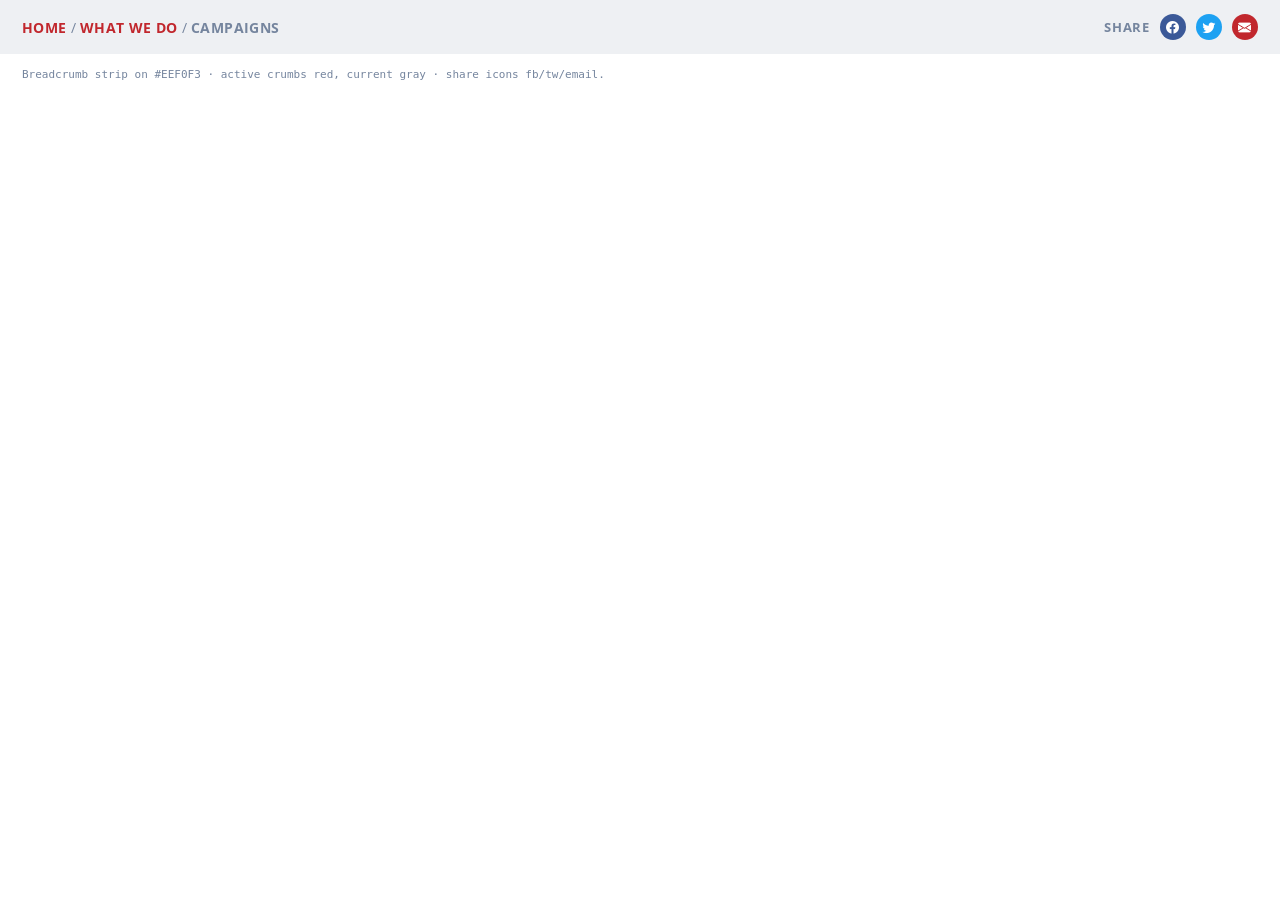
<file: .claude/skills/preview/il-breadcrumb.html>
<!-- @dsCard group="Components" -->
<!DOCTYPE html><html><head><meta charset="utf-8">
<link rel="stylesheet" href="../themes/surus-illinois.css">
<link rel="stylesheet" href="https://cdn.jsdelivr.net/npm/bootstrap-icons@1.11.3/font/bootstrap-icons.min.css">
<style>
  html,body{margin:0}
  body{background:#fff;font-family:var(--il-font);color:var(--il-navy)}
  .bc{background:var(--il-gray-band);display:flex;align-items:center;justify-content:space-between;padding:14px 22px;font-size:14px}
  .bc a{font-weight:700;text-transform:uppercase;letter-spacing:.03em;text-decoration:none}
  .red{color:var(--il-red)} .gray{color:var(--il-slate)}
  .share{display:flex;align-items:center;gap:10px;color:var(--il-slate);font-weight:700;letter-spacing:.06em;font-size:13px}
  .ic{width:26px;height:26px;border-radius:50%;display:flex;align-items:center;justify-content:center;color:#fff;font-size:13px}
  .pad{padding:14px 22px;font-family:monospace;font-size:11px;color:var(--il-slate)}
</style></head>
<body>
<div class="bc">
  <span><a class="red">Home</a> <span class="gray">/</span> <a class="red">What We Do</a> <span class="gray">/</span> <a class="gray">Campaigns</a></span>
  <span class="share">SHARE
    <span class="ic" style="background:var(--il-fb)"><i class="bi bi-facebook"></i></span>
    <span class="ic" style="background:var(--il-tw)"><i class="bi bi-twitter"></i></span>
    <span class="ic" style="background:var(--il-red)"><i class="bi bi-envelope-fill"></i></span>
  </span>
</div>
<div class="pad">Breadcrumb strip on #EEF0F3 · active crumbs red, current gray · share icons fb/tw/email.</div>
</body></html>
</file>
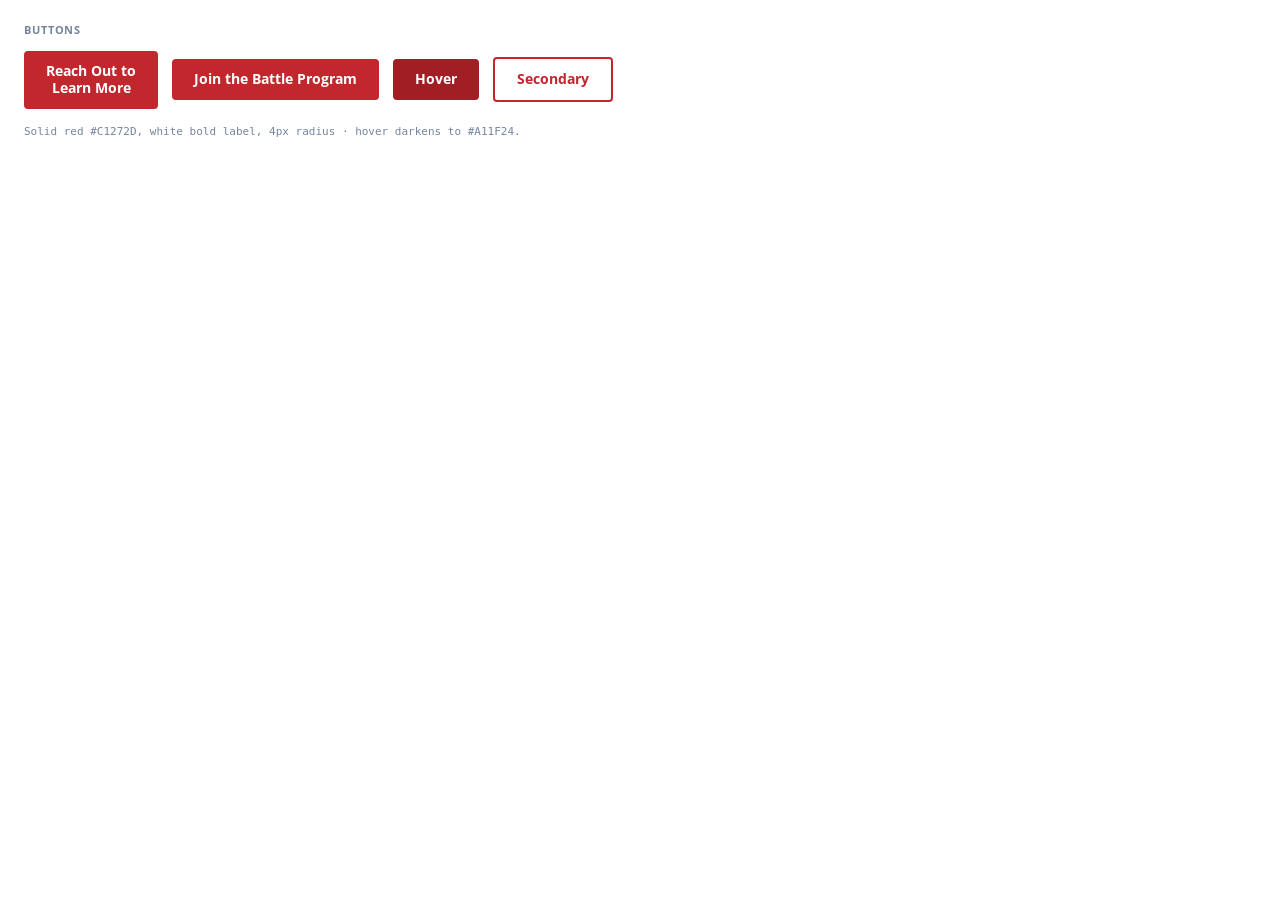
<file: .claude/skills/preview/il-buttons.html>
<!-- @dsCard group="Components" -->
<!DOCTYPE html><html><head><meta charset="utf-8">
<link rel="stylesheet" href="../themes/surus-illinois.css">
<style>
  html,body{margin:0}
  body{background:#fff;padding:22px 24px;font-family:var(--il-font);color:var(--il-navy)}
  .lbl{font-size:11px;letter-spacing:.08em;text-transform:uppercase;color:var(--il-slate);font-weight:700;margin-bottom:14px}
  .btn{border:none;border-radius:4px;color:#fff;background:var(--il-red);padding:12px 22px;font:700 14px var(--il-font);cursor:pointer;line-height:1.2}
  .out{background:#fff;color:var(--il-red);border:2px solid var(--il-red)}
  .mono{font-family:monospace;font-size:11px;color:var(--il-slate);display:block;margin-top:16px}
</style></head>
<body>
<div class="lbl">Buttons</div>
<div style="display:flex;align-items:center;gap:14px">
  <button class="btn">Reach Out to<br>Learn More</button>
  <button class="btn" style="padding:12px 22px">Join the Battle Program</button>
  <button class="btn" style="background:var(--il-red-dark)">Hover</button>
  <button class="btn out">Secondary</button>
</div>
<span class="mono">Solid red #C1272D, white bold label, 4px radius · hover darkens to #A11F24.</span>
</body></html>
</file>
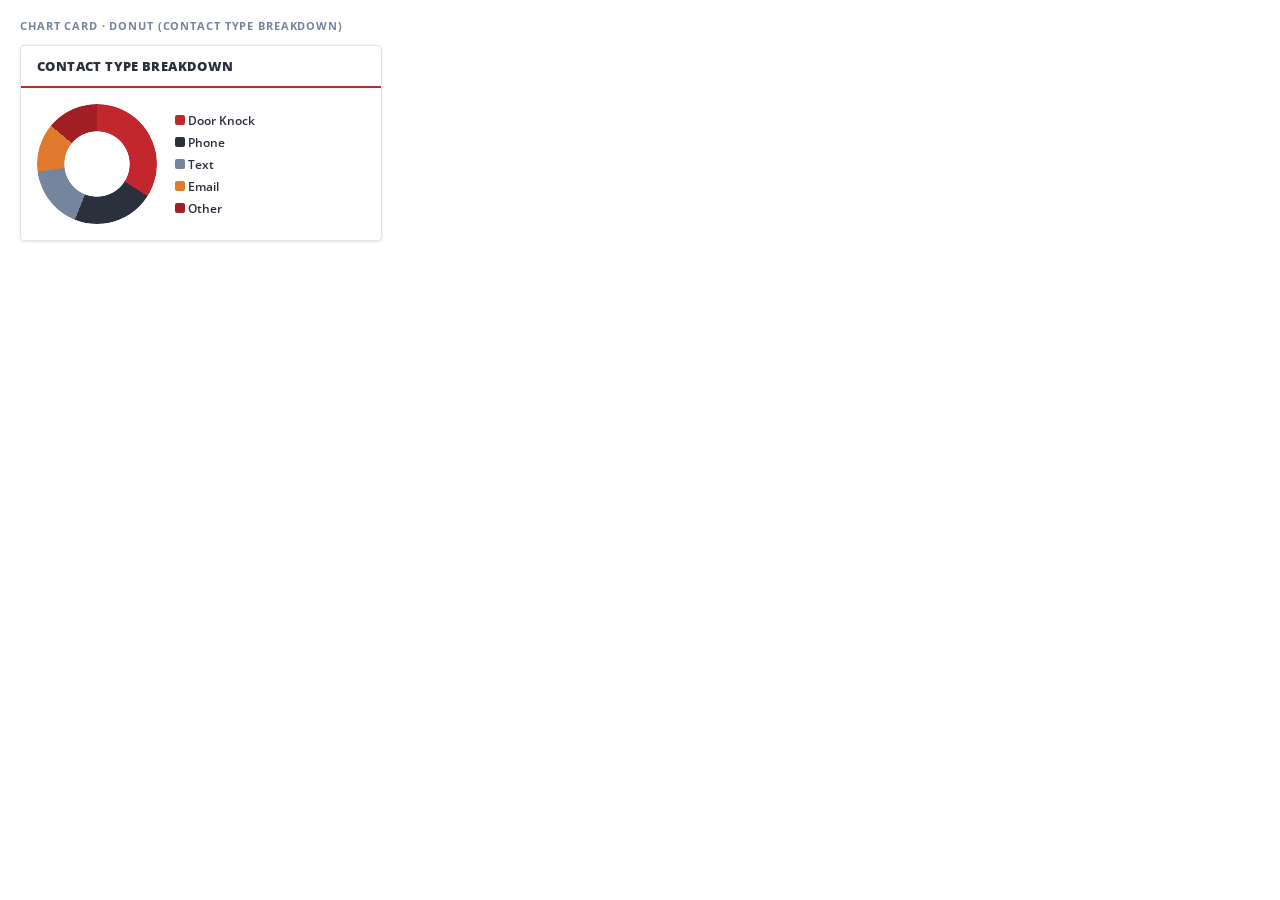
<file: .claude/skills/preview/il-chartcard.html>
<!-- @dsCard group="Components" -->
<!DOCTYPE html><html><head><meta charset="utf-8">
<link rel="stylesheet" href="../themes/surus-illinois.css">
<style>
  html,body{margin:0}
  body{background:#fff;padding:18px 20px;font-family:var(--il-font);color:var(--il-navy)}
  .lbl{font-size:11px;letter-spacing:.08em;text-transform:uppercase;color:var(--il-slate);font-weight:700;margin-bottom:12px}
</style></head>
<body>
<div class="lbl">Chart card · donut (Contact Type Breakdown)</div>
<div style="background:#fff;border:1px solid var(--il-border);border-radius:4px;overflow:hidden;max-width:360px;box-shadow:var(--il-shadow)">
  <div style="padding:11px 16px;border-bottom:2px solid var(--il-red);font-weight:800;font-size:13px;text-transform:uppercase;letter-spacing:.03em;color:var(--il-navy)">Contact Type Breakdown</div>
  <div style="padding:16px;display:flex;align-items:center;gap:18px">
    <div style="width:120px;height:120px;border-radius:50%;background:conic-gradient(#C1272D 0 34%,#2A313C 34% 56%,#75859E 56% 73%,#E07A2F 73% 86%,#A11F24 86% 100%);-webkit-mask:radial-gradient(circle 33px at center,transparent 98%,#000 100%);mask:radial-gradient(circle 33px at center,transparent 98%,#000 100%)"></div>
    <div style="display:flex;flex-direction:column;gap:5px;font-size:12px;font-weight:600">
      <span><span style="display:inline-block;width:10px;height:10px;background:#C1272D;border-radius:2px"></span> Door Knock</span>
      <span><span style="display:inline-block;width:10px;height:10px;background:#2A313C;border-radius:2px"></span> Phone</span>
      <span><span style="display:inline-block;width:10px;height:10px;background:#75859E;border-radius:2px"></span> Text</span>
      <span><span style="display:inline-block;width:10px;height:10px;background:#E07A2F;border-radius:2px"></span> Email</span>
      <span><span style="display:inline-block;width:10px;height:10px;background:#A11F24;border-radius:2px"></span> Other</span>
    </div>
  </div>
</div>
</body></html>
</file>
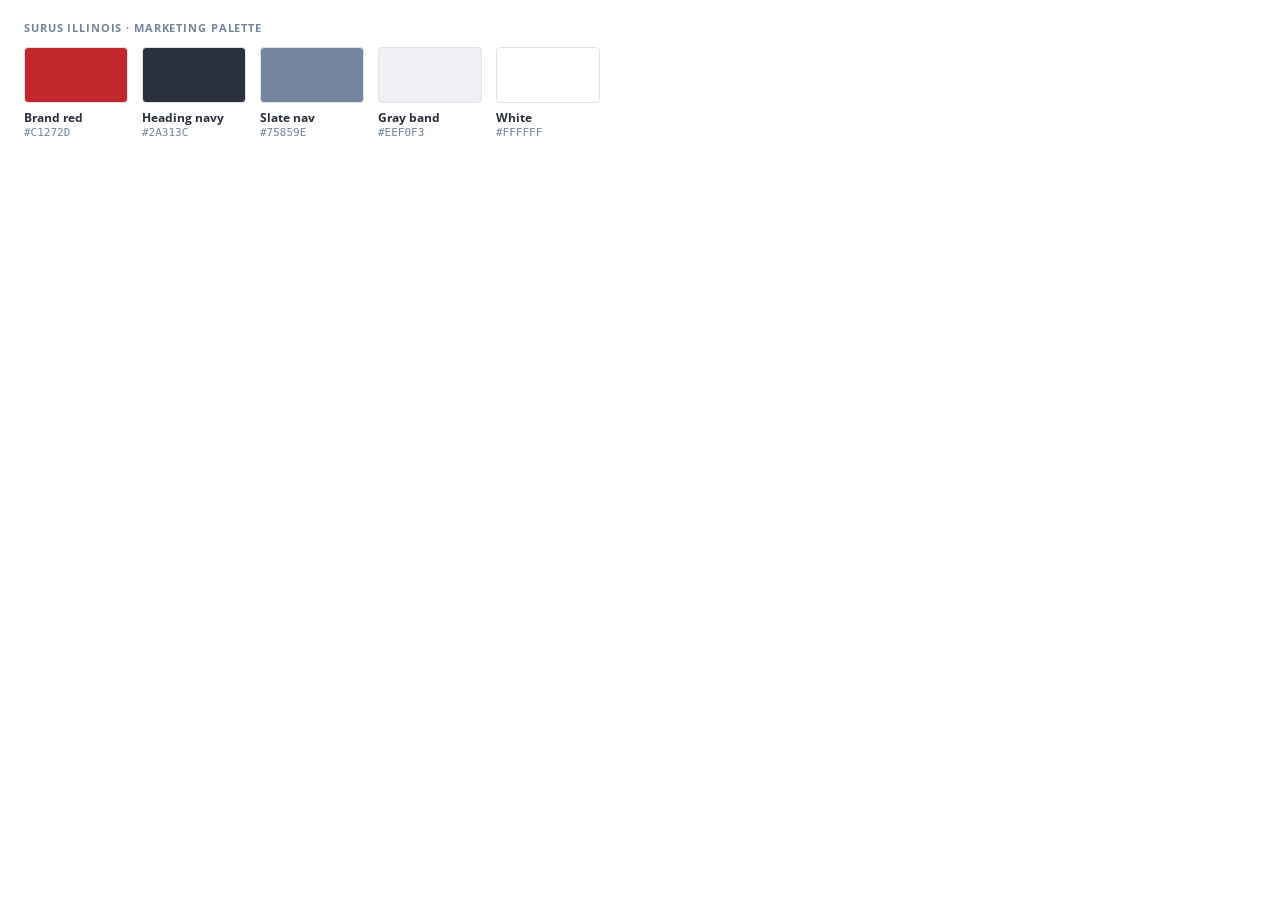
<file: .claude/skills/preview/il-colors.html>
<!-- @dsCard group="Colors" -->
<!DOCTYPE html><html><head><meta charset="utf-8">
<link rel="stylesheet" href="../themes/surus-illinois.css">
<style>
  html,body{margin:0}
  body{background:var(--il-white);padding:20px 24px;font-family:var(--il-font);color:var(--il-navy)}
  .lbl{font-size:11px;letter-spacing:.08em;text-transform:uppercase;color:var(--il-slate);font-weight:700;margin-bottom:12px}
  .row{display:flex;gap:14px;flex-wrap:wrap}
  .sw{width:104px}
  .chip{height:54px;border-radius:4px;border:1px solid var(--il-border)}
  .nm{font-size:12px;font-weight:700;margin-top:6px}
  .hx{font-family:monospace;font-size:11px;color:var(--il-slate)}
</style></head>
<body>
<div class="lbl">Surus Illinois · marketing palette</div>
<div class="row">
  <div class="sw"><div class="chip" style="background:#C1272D"></div><div class="nm">Brand red</div><div class="hx">#C1272D</div></div>
  <div class="sw"><div class="chip" style="background:#2A313C"></div><div class="nm">Heading navy</div><div class="hx">#2A313C</div></div>
  <div class="sw"><div class="chip" style="background:#75859E"></div><div class="nm">Slate nav</div><div class="hx">#75859E</div></div>
  <div class="sw"><div class="chip" style="background:#EEF0F3"></div><div class="nm">Gray band</div><div class="hx">#EEF0F3</div></div>
  <div class="sw"><div class="chip" style="background:#FFFFFF"></div><div class="nm">White</div><div class="hx">#FFFFFF</div></div>
</div>
</body></html>
</file>
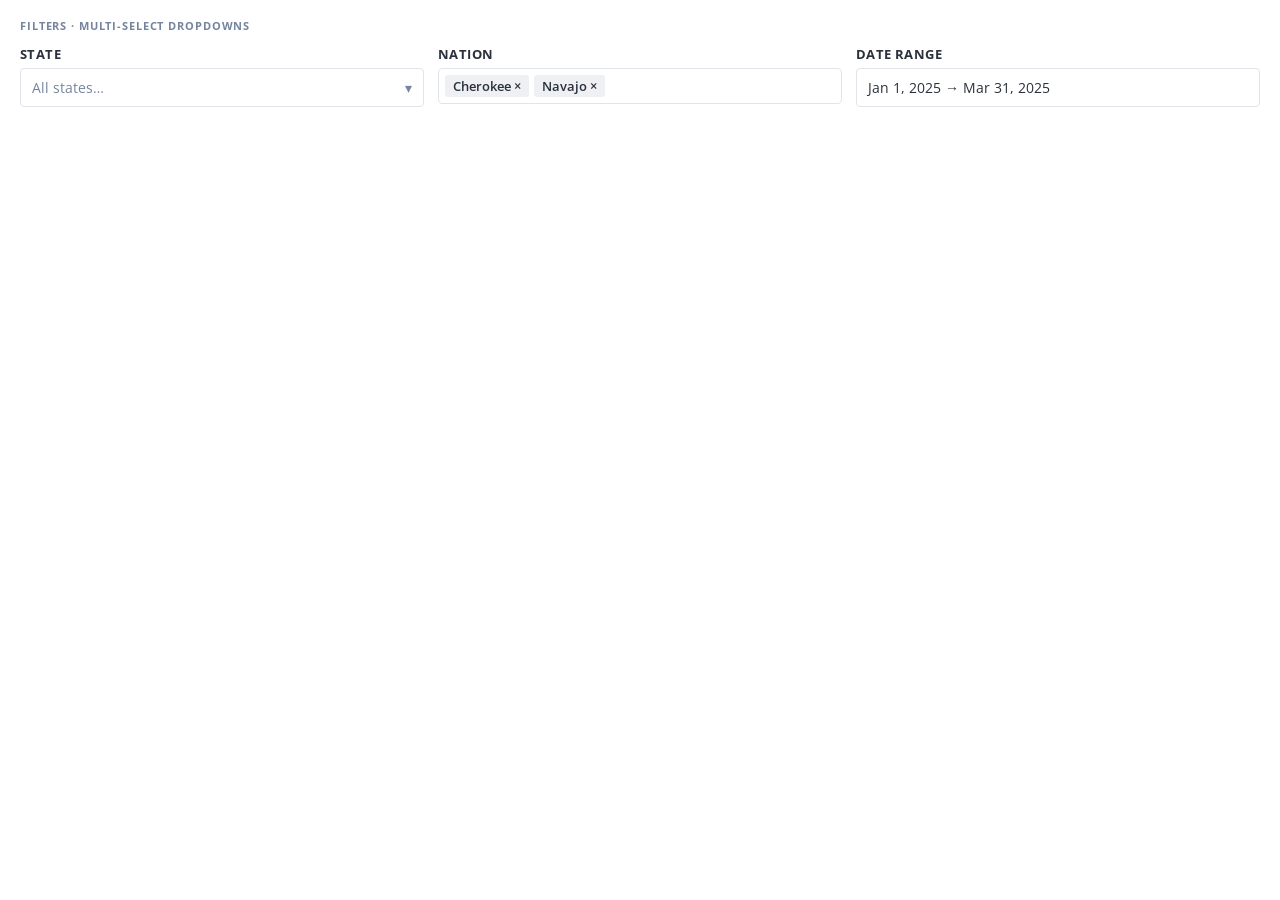
<file: .claude/skills/preview/il-filters.html>
<!-- @dsCard group="Components" -->
<!DOCTYPE html><html><head><meta charset="utf-8">
<link rel="stylesheet" href="../themes/surus-illinois.css">
<style>
  html,body{margin:0}
  body{background:#fff;padding:18px 20px;font-family:var(--il-font);color:var(--il-navy)}
  .lbl{font-size:11px;letter-spacing:.08em;text-transform:uppercase;color:var(--il-slate);font-weight:700;margin-bottom:12px}
  .flbl{font-size:13px;font-weight:700;text-transform:uppercase;letter-spacing:.03em;color:var(--il-navy);margin-bottom:5px;display:block}
  .ctrl{background:#fff;border:1px solid var(--il-border);border-radius:4px;padding:9px 11px;font-size:14px;color:var(--il-slate)}
  .chip{background:var(--il-gray-band);color:var(--il-navy);border-radius:3px;padding:2px 8px;font-size:13px;font-weight:600}
</style></head>
<body>
<div class="lbl">Filters · multi-select dropdowns</div>
<div style="display:flex;gap:14px">
  <div style="flex:1"><span class="flbl">State</span><div class="ctrl" style="display:flex;justify-content:space-between">All states…<span>▾</span></div></div>
  <div style="flex:1"><span class="flbl">Nation</span><div class="ctrl" style="display:flex;gap:5px;flex-wrap:wrap;padding:6px"><span class="chip">Cherokee ×</span><span class="chip">Navajo ×</span></div></div>
  <div style="flex:1"><span class="flbl">Date Range</span><div class="ctrl" style="color:var(--il-navy)">Jan 1, 2025 → Mar 31, 2025</div></div>
</div>
</body></html>
</file>
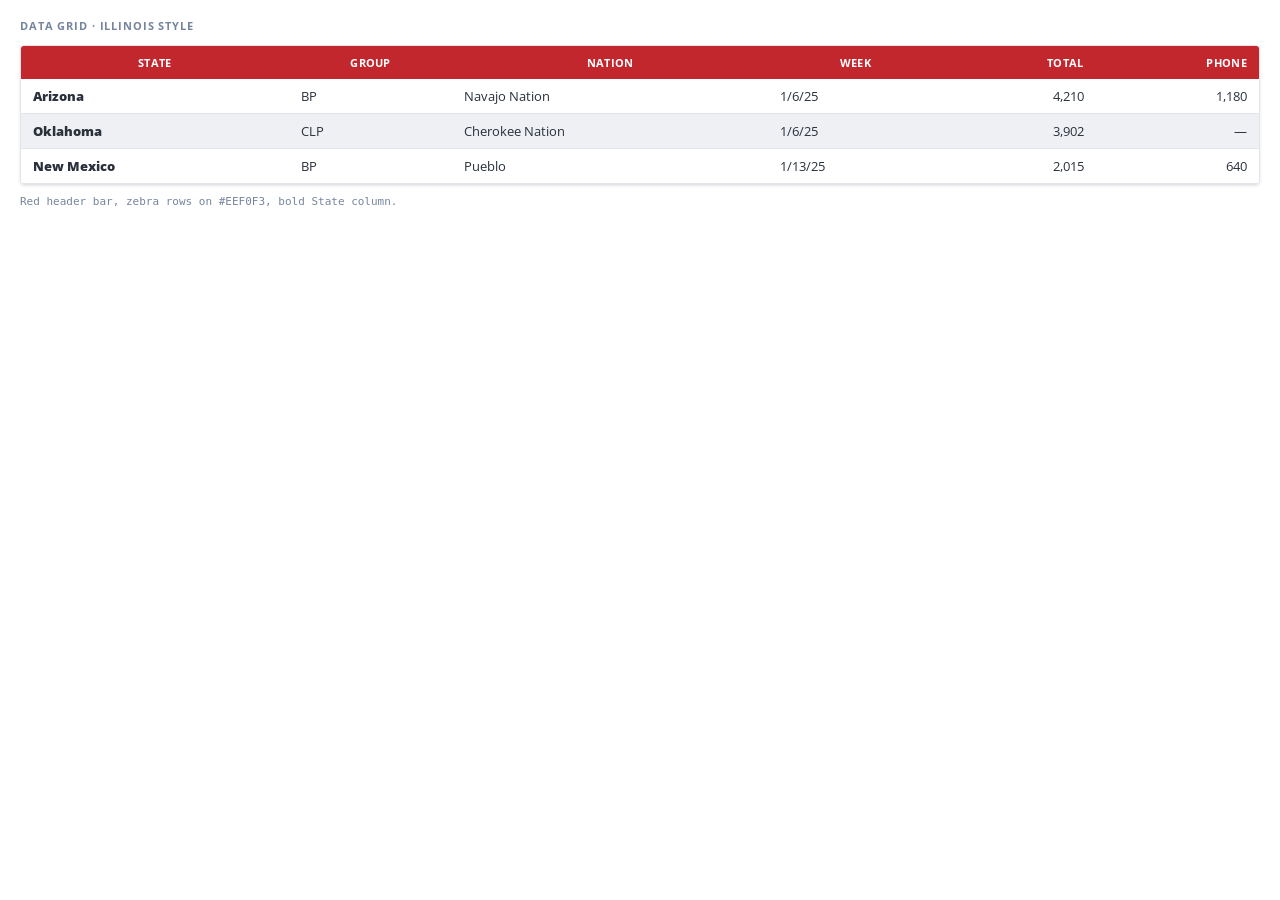
<file: .claude/skills/preview/il-grid.html>
<!-- @dsCard group="Components" -->
<!DOCTYPE html><html><head><meta charset="utf-8">
<link rel="stylesheet" href="../themes/surus-illinois.css">
<style>
  html,body{margin:0}
  body{background:#fff;padding:18px 20px;font-family:var(--il-font);color:var(--il-navy)}
  .lbl{font-size:11px;letter-spacing:.08em;text-transform:uppercase;color:var(--il-slate);font-weight:700;margin-bottom:12px}
  .mono{font-family:monospace;font-size:11px;color:var(--il-slate);display:block;margin-top:10px}
  table{width:100%;border-collapse:collapse;font-size:13px}
  thead tr{background:var(--il-red)}
  th{padding:9px 12px;font-weight:700;color:#fff;text-transform:uppercase;letter-spacing:.03em;font-size:11px}
  td{padding:8px 12px;border-bottom:1px solid var(--il-border);color:var(--il-navy)}
  tbody tr:nth-child(even){background:var(--il-gray-band)}
  .r{text-align:right;font-variant-numeric:tabular-nums}
  .st{font-weight:800}
</style></head>
<body>
<div class="lbl">Data grid · Illinois style</div>
<div style="border:1px solid var(--il-border);border-radius:4px;overflow:hidden;box-shadow:var(--il-shadow)">
  <table>
    <thead><tr><th>State</th><th>Group</th><th>Nation</th><th>Week</th><th class="r">Total</th><th class="r">Phone</th></tr></thead>
    <tbody>
      <tr><td class="st">Arizona</td><td>BP</td><td>Navajo Nation</td><td>1/6/25</td><td class="r">4,210</td><td class="r">1,180</td></tr>
      <tr><td class="st">Oklahoma</td><td>CLP</td><td>Cherokee Nation</td><td>1/6/25</td><td class="r">3,902</td><td class="r">—</td></tr>
      <tr><td class="st">New Mexico</td><td>BP</td><td>Pueblo</td><td>1/13/25</td><td class="r">2,015</td><td class="r">640</td></tr>
    </tbody>
  </table>
</div>
<span class="mono">Red header bar, zebra rows on #EEF0F3, bold State column.</span>
</body></html>
</file>
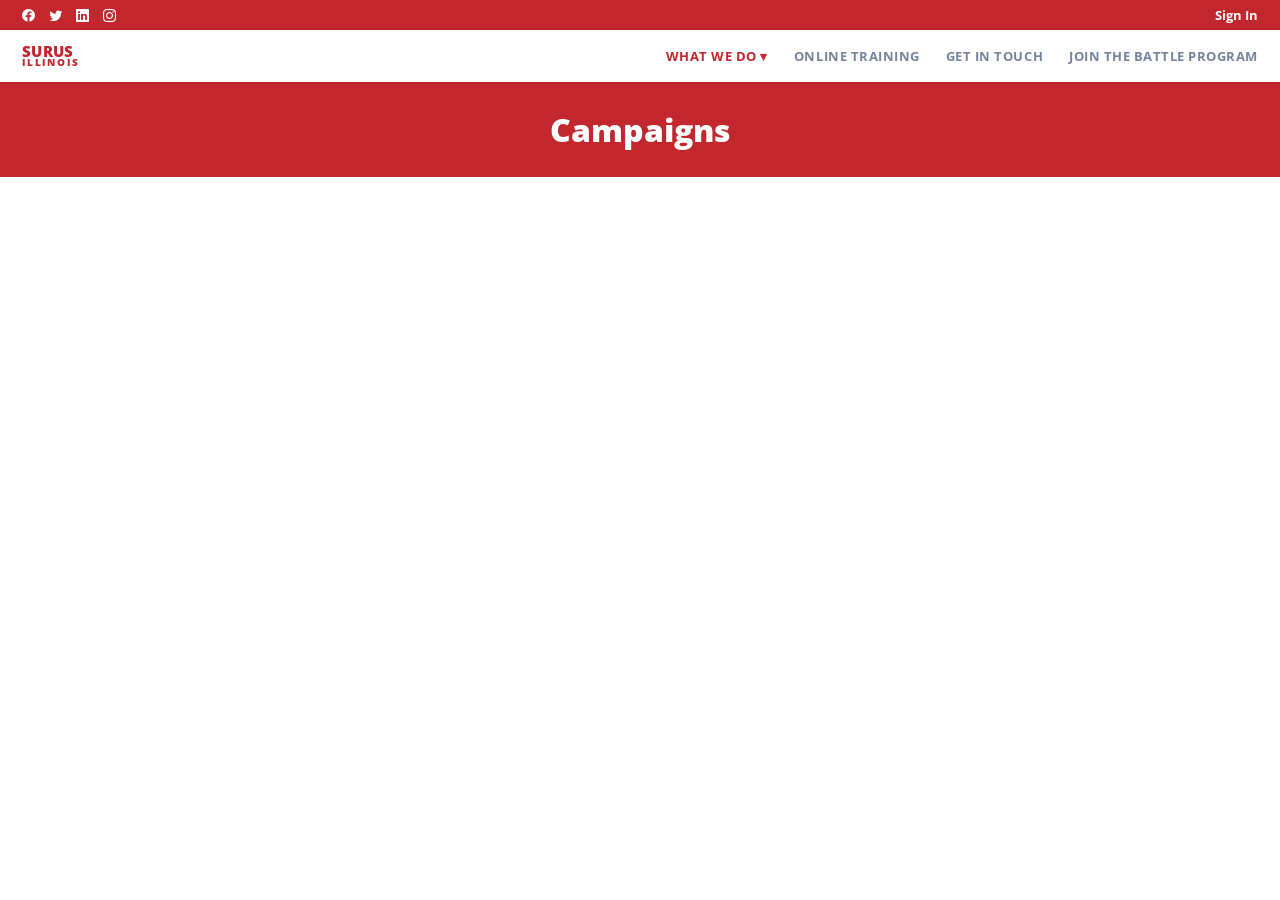
<file: .claude/skills/preview/il-header.html>
<!-- @dsCard group="Brand" -->
<!DOCTYPE html><html><head><meta charset="utf-8">
<link rel="stylesheet" href="../themes/surus-illinois.css">
<link rel="stylesheet" href="https://cdn.jsdelivr.net/npm/bootstrap-icons@1.11.3/font/bootstrap-icons.min.css">
<style>
  html,body{margin:0}
  body{font-family:var(--il-font);color:var(--il-navy)}
  .util{background:var(--il-red);color:#fff;display:flex;align-items:center;justify-content:space-between;padding:6px 22px;font-size:13px}
  .util .soc{display:flex;gap:14px}
  .nav{background:#fff;display:flex;align-items:center;gap:26px;padding:14px 22px}
  .logo{font-weight:800;color:var(--il-red);line-height:.95;font-size:15px;letter-spacing:.02em}
  .logo small{display:block;font-size:10px;letter-spacing:.18em}
  .nav a{font-weight:700;font-size:13px;letter-spacing:.04em;text-transform:uppercase;color:var(--il-slate);text-decoration:none}
  .nav a.act{color:var(--il-red)}
  .hero{background:var(--il-red);color:#fff;text-align:center;padding:26px;font-weight:800;font-size:32px}
</style></head>
<body>
<div class="util"><span class="soc"><i class="bi bi-facebook"></i><i class="bi bi-twitter"></i><i class="bi bi-linkedin"></i><i class="bi bi-instagram"></i></span><span style="font-weight:700">Sign In</span></div>
<div class="nav">
  <span class="logo">SURUS<small>ILLINOIS</small></span>
  <a class="act" style="margin-left:auto">What We Do ▾</a>
  <a>Online Training</a>
  <a>Get In Touch</a>
  <a>Join The Battle Program</a>
</div>
<div class="hero">Campaigns</div>
</body></html>
</file>
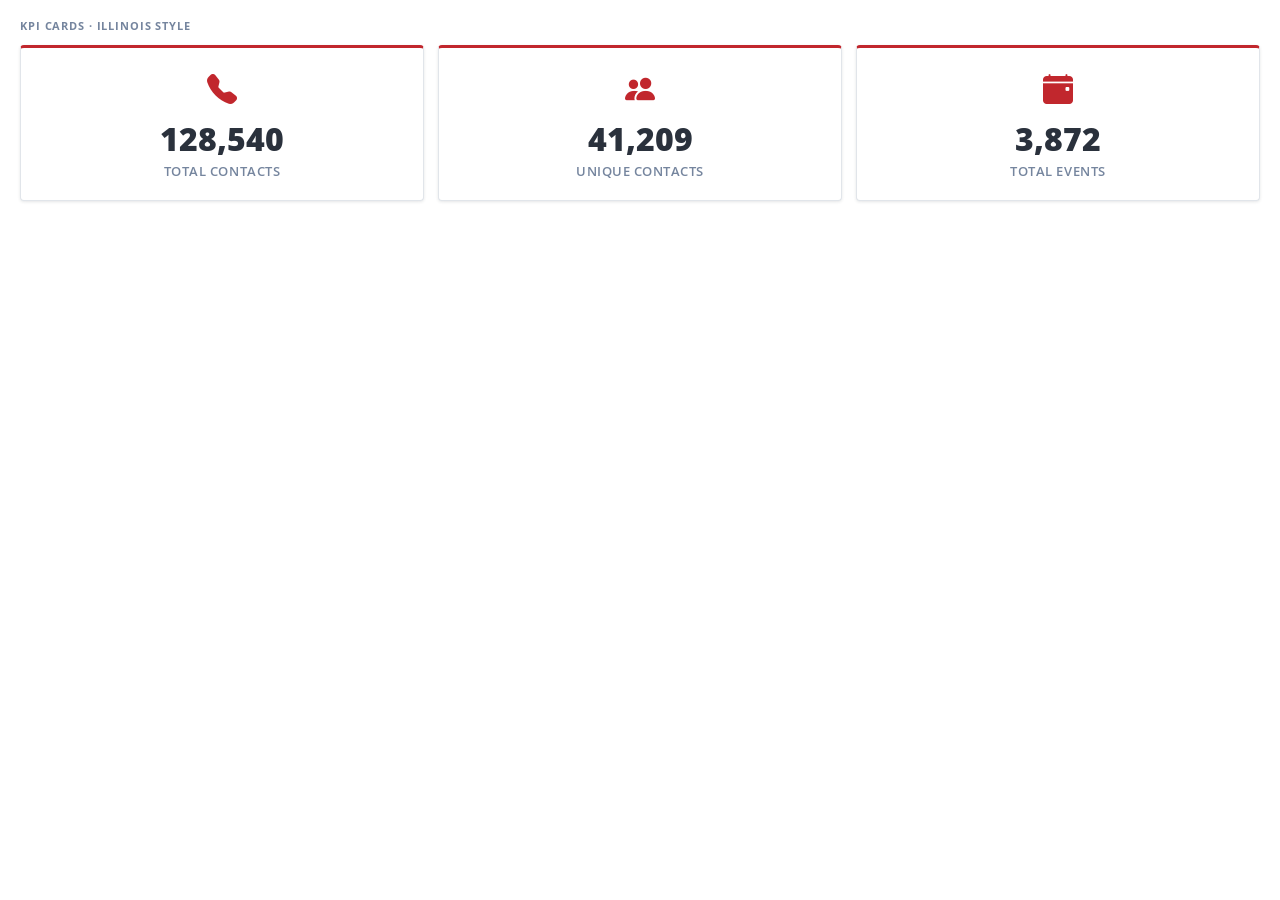
<file: .claude/skills/preview/il-kpi.html>
<!-- @dsCard group="Components" -->
<!DOCTYPE html><html><head><meta charset="utf-8">
<link rel="stylesheet" href="../themes/surus-illinois.css">
<link rel="stylesheet" href="https://cdn.jsdelivr.net/npm/bootstrap-icons@1.11.3/font/bootstrap-icons.min.css">
<style>
  html,body{margin:0}
  body{background:#fff;padding:18px 20px;font-family:var(--il-font);color:var(--il-navy)}
  .lbl{font-size:11px;letter-spacing:.08em;text-transform:uppercase;color:var(--il-slate);font-weight:700;margin-bottom:12px}
  .kpi{flex:1;background:#fff;border:1px solid var(--il-border);border-top:3px solid var(--il-red);border-radius:4px;text-align:center;padding:20px 12px;box-shadow:var(--il-shadow)}
  .num{font-size:32px;font-weight:800;margin:8px 0 2px;color:var(--il-navy);font-variant-numeric:tabular-nums}
  .cap{font-size:13px;font-weight:600;text-transform:uppercase;letter-spacing:.04em;color:var(--il-slate)}
</style></head>
<body>
<div class="lbl">KPI cards · Illinois style</div>
<div style="display:flex;gap:14px">
  <div class="kpi"><i class="bi bi-telephone-fill" style="font-size:30px;color:var(--il-red)"></i><div class="num">128,540</div><div class="cap">Total Contacts</div></div>
  <div class="kpi"><i class="bi bi-people-fill" style="font-size:30px;color:var(--il-red)"></i><div class="num">41,209</div><div class="cap">Unique Contacts</div></div>
  <div class="kpi"><i class="bi bi-calendar-event-fill" style="font-size:30px;color:var(--il-red)"></i><div class="num">3,872</div><div class="cap">Total Events</div></div>
</div>
</body></html>
</file>
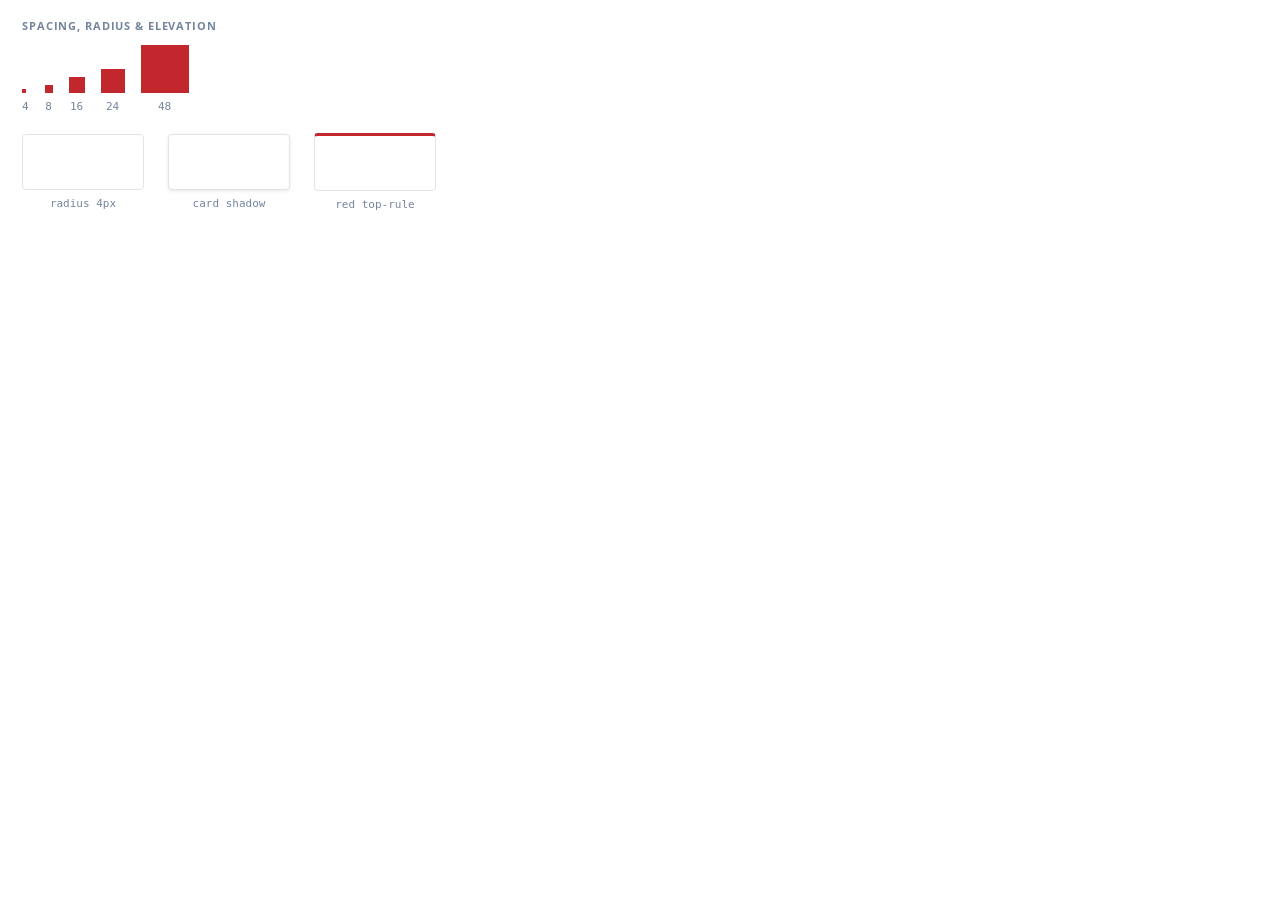
<file: .claude/skills/preview/il-spacing.html>
<!-- @dsCard group="Spacing" -->
<!DOCTYPE html><html><head><meta charset="utf-8">
<link rel="stylesheet" href="../themes/surus-illinois.css">
<style>
  html,body{margin:0}
  body{background:#fff;padding:18px 22px;font-family:var(--il-font);color:var(--il-navy)}
  .lbl{font-size:11px;letter-spacing:.08em;text-transform:uppercase;color:var(--il-slate);font-weight:700;margin-bottom:12px}
  .mono{font-family:monospace;font-size:11px;color:var(--il-slate)}
  .blk{background:var(--il-red)}
</style></head>
<body>
<div class="lbl">Spacing, radius &amp; elevation</div>
<div style="display:flex;align-items:flex-end;gap:16px;margin-bottom:18px">
  <div style="text-align:center"><div class="blk" style="width:4px;height:4px"></div><span class="mono">4</span></div>
  <div style="text-align:center"><div class="blk" style="width:8px;height:8px"></div><span class="mono">8</span></div>
  <div style="text-align:center"><div class="blk" style="width:16px;height:16px"></div><span class="mono">16</span></div>
  <div style="text-align:center"><div class="blk" style="width:24px;height:24px"></div><span class="mono">24</span></div>
  <div style="text-align:center"><div class="blk" style="width:48px;height:48px"></div><span class="mono">48</span></div>
</div>
<div style="display:flex;gap:24px;align-items:center">
  <div style="text-align:center"><div style="width:120px;height:54px;background:#fff;border:1px solid var(--il-border);border-radius:4px"></div><span class="mono">radius 4px</span></div>
  <div style="text-align:center"><div style="width:120px;height:54px;background:#fff;border:1px solid var(--il-border);border-radius:4px;box-shadow:0 1px 3px rgba(42,49,60,.12)"></div><span class="mono">card shadow</span></div>
  <div style="text-align:center"><div style="width:120px;height:54px;background:#fff;border:1px solid var(--il-border);border-top:3px solid var(--il-red);border-radius:4px"></div><span class="mono">red top-rule</span></div>
</div>
</body></html>
</file>
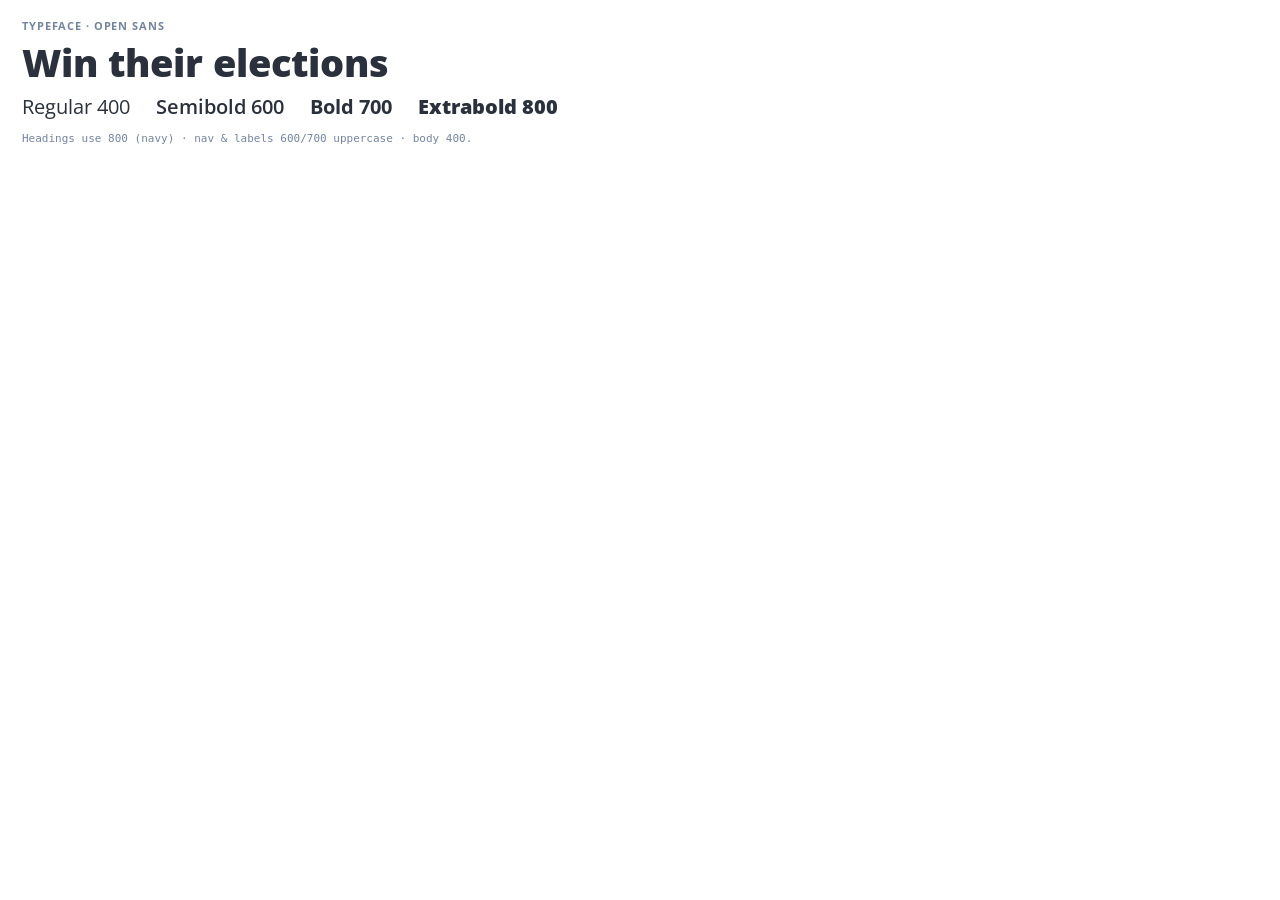
<file: .claude/skills/preview/il-type.html>
<!-- @dsCard group="Type" -->
<!DOCTYPE html><html><head><meta charset="utf-8">
<link rel="stylesheet" href="../themes/surus-illinois.css">
<style>
  html,body{margin:0}
  body{background:#fff;padding:18px 22px;font-family:var(--il-font);color:var(--il-navy)}
  .lbl{font-size:11px;letter-spacing:.08em;text-transform:uppercase;color:var(--il-slate);font-weight:700;margin-bottom:10px}
</style></head>
<body>
<div class="lbl">Typeface · Open Sans</div>
<div style="font-size:38px;font-weight:800;line-height:1.05;color:var(--il-navy)">Win their elections</div>
<div style="display:flex;gap:26px;align-items:baseline;margin-top:10px">
  <span style="font-weight:400;font-size:20px">Regular 400</span>
  <span style="font-weight:600;font-size:20px">Semibold 600</span>
  <span style="font-weight:700;font-size:20px">Bold 700</span>
  <span style="font-weight:800;font-size:20px">Extrabold 800</span>
</div>
<div style="font-family:monospace;font-size:11px;color:var(--il-slate);margin-top:12px">Headings use 800 (navy) · nav &amp; labels 600/700 uppercase · body 400.</div>
</body></html>
</file>
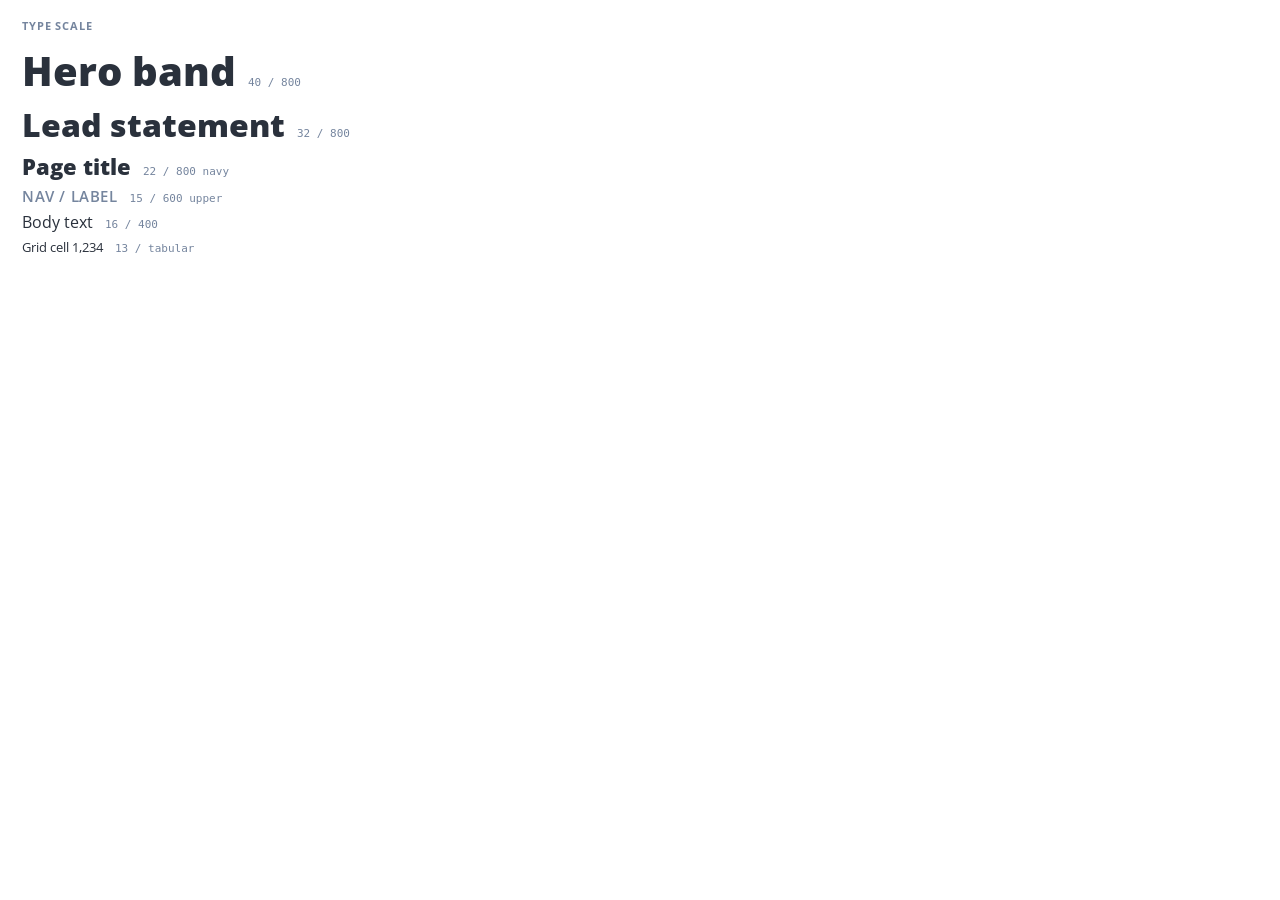
<file: .claude/skills/preview/il-typescale.html>
<!-- @dsCard group="Type" -->
<!DOCTYPE html><html><head><meta charset="utf-8">
<link rel="stylesheet" href="../themes/surus-illinois.css">
<style>
  html,body{margin:0}
  body{background:#fff;padding:18px 22px;font-family:var(--il-font);color:var(--il-navy)}
  .lbl{font-size:11px;letter-spacing:.08em;text-transform:uppercase;color:var(--il-slate);font-weight:700;margin-bottom:10px}
  .mono{font-family:monospace;font-size:11px;color:var(--il-slate)}
  .r{display:flex;align-items:baseline;gap:12px;margin-bottom:5px}
</style></head>
<body>
<div class="lbl">Type scale</div>
<div class="r"><span style="font-size:40px;font-weight:800">Hero band</span><span class="mono">40 / 800</span></div>
<div class="r"><span style="font-size:32px;font-weight:800">Lead statement</span><span class="mono">32 / 800</span></div>
<div class="r"><span style="font-size:22px;font-weight:800">Page title</span><span class="mono">22 / 800 navy</span></div>
<div class="r"><span style="font-size:15px;font-weight:600;text-transform:uppercase;letter-spacing:.04em;color:var(--il-slate)">Nav / label</span><span class="mono">15 / 600 upper</span></div>
<div class="r"><span style="font-size:16px">Body text</span><span class="mono">16 / 400</span></div>
<div class="r"><span style="font-size:13px;font-variant-numeric:tabular-nums">Grid cell 1,234</span><span class="mono">13 / tabular</span></div>
</body></html>
</file>
<file: .claude/skills/themes/surus-illinois.css>
/* =============================================================================
   Surus Illinois — Marketing-site Brand
   -----------------------------------------------------------------------------
   The public "Surus Illinois" website ("Join the Battle Program"). A light,
   high-energy red-and-white campaign look: bold red bands, heavy dark-navy sans
   headings, slate-gray nav, light-gray section strips. Colors sampled from the
   live site. This is a THIRD brand surface alongside the dark Surus Intelligence
   app and is used here to render the dashboard components for visual comparison.

   Headings use a heavy grotesque (Open Sans 800 as the closest reliable match).
   ========================================================================== */
@import url('https://fonts.googleapis.com/css2?family=Open+Sans:wght@400;600;700;800&display=swap');

:root {
  /* ── Core ──────────────────────────────────────────────────────────────── */
  --il-red:        #C1272D; /* brand red — bands, buttons, logo, active links  */
  --il-red-dark:   #A11F24; /* hover / pressed                                 */
  --il-navy:       #2A313C; /* headings + dark body text                       */
  --il-slate:      #75859E; /* nav links, muted/secondary text                 */
  --il-white:      #FFFFFF;
  --il-gray-band:  #EEF0F3; /* breadcrumb strip / light section background     */
  --il-border:     #E1E5EA; /* hairline dividers                              */

  /* Social accents (share row) */
  --il-fb:         #3B5998;
  --il-tw:         #1DA1F2;

  /* ── Type ──────────────────────────────────────────────────────────────── */
  --il-font: "Open Sans", -apple-system, BlinkMacSystemFont, "Segoe UI",
             Helvetica, Arial, sans-serif;

  --il-display:   2.5rem;    /* 40px — hero band title, extrabold               */
  --il-h-lead:    2rem;      /* 32px — heavy lead paragraph/statement           */
  --il-nav:       0.9375rem; /* 15px — uppercase nav, letter-spaced             */
  --il-body:      1rem;      /* 16px                                            */
  --il-small:     0.8125rem; /* 13px                                           */

  --il-fw-extra:  800; /* display headings                                     */
  --il-fw-bold:   700;
  --il-fw-semi:   600; /* nav, labels                                          */

  --il-tracking-nav: 0.04em;

  /* ── Geometry ──────────────────────────────────────────────────────────── */
  --il-radius:    4px;  /* buttons / cards — squarer than the SI app           */
  --il-shadow:    0 1px 3px rgba(42,49,60,.12);
}
</file>
